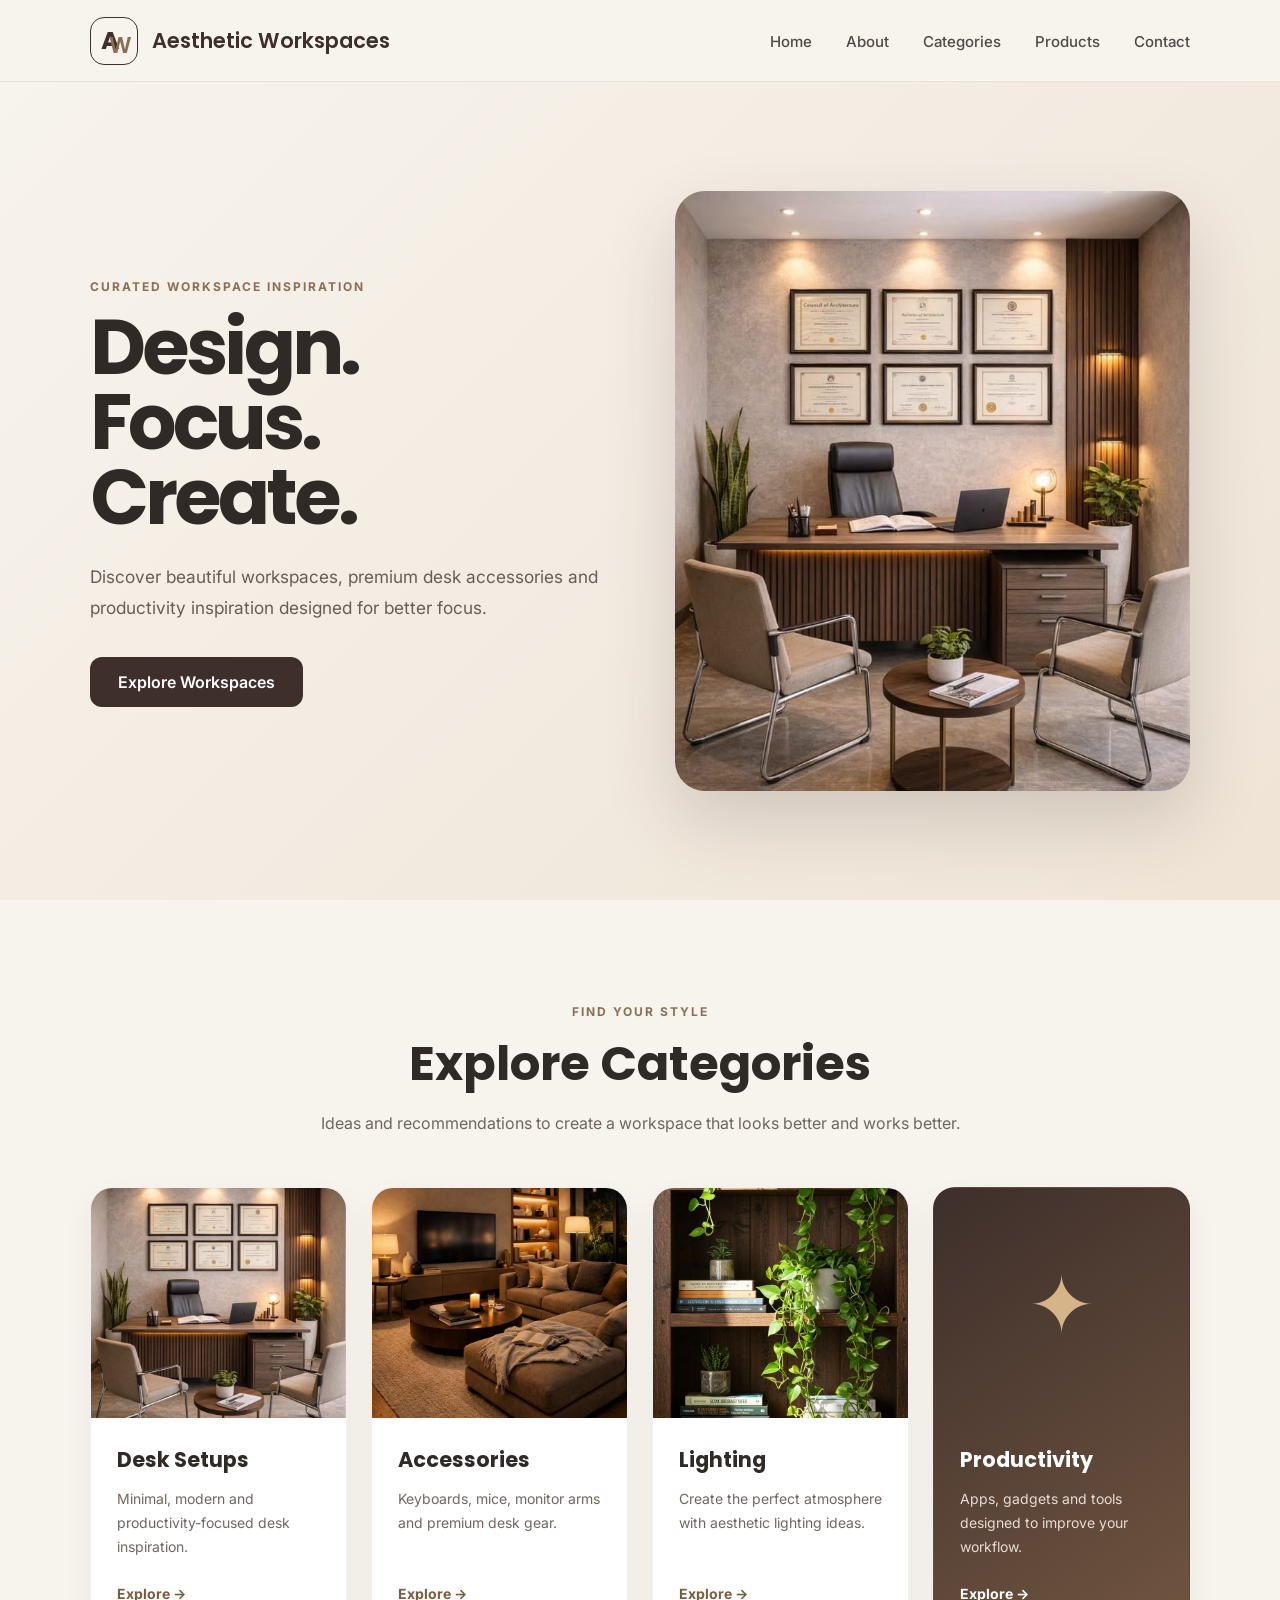
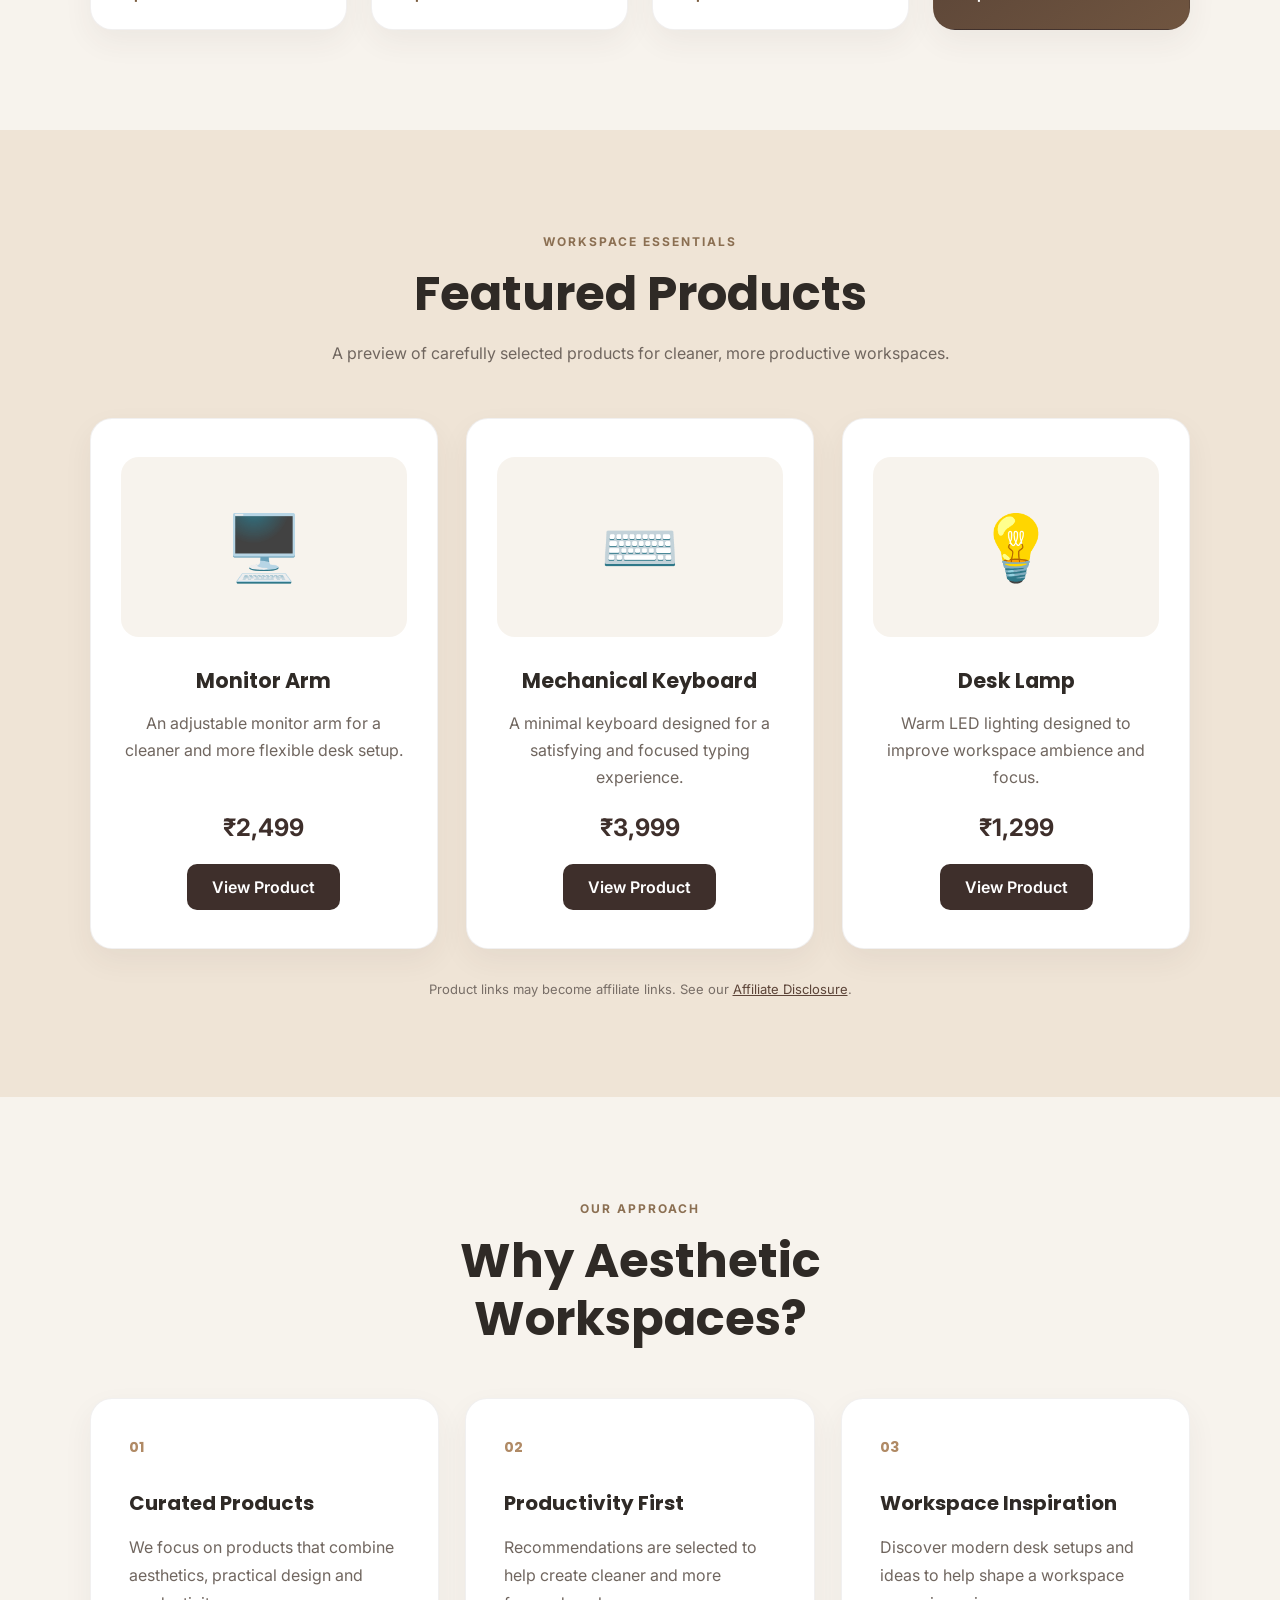
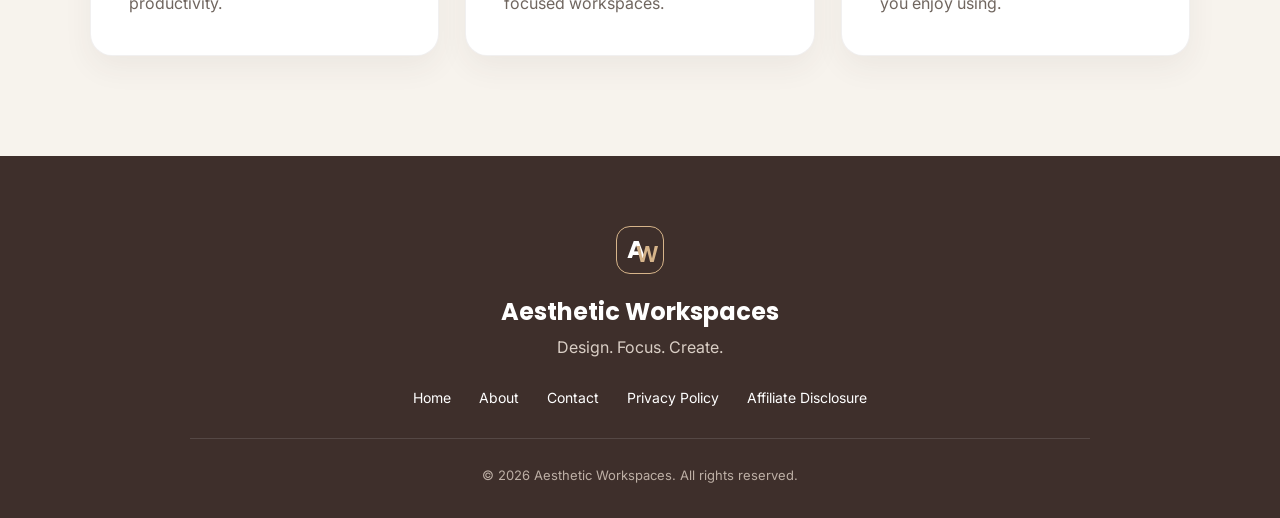
<file: index.html>
<!DOCTYPE html>
<html lang="en">

<head>
    <meta charset="UTF-8">

    <meta name="viewport" content="width=device-width, initial-scale=1.0">

    <meta name="description"
        content="Discover aesthetic workspaces, desk accessories, lighting and productivity inspiration.">

    <title>Aesthetic Workspaces | Design. Focus. Create.</title>

    <link rel="stylesheet" href="css/style.css">

    <link rel="preconnect" href="https://fonts.googleapis.com">

    <link rel="preconnect" href="https://fonts.gstatic.com" crossorigin>

    <link
        href="https://fonts.googleapis.com/css2?family=Inter:wght@400;500;600;700&family=Poppins:wght@500;600;700&display=swap"
        rel="stylesheet">
</head>

<body>

    <!-- Navigation -->

    <nav class="navbar">

        <a href="index.html" class="brand">

            <span class="brand-mark">
                <span class="brand-a">A</span>
                <span class="brand-w">W</span>
            </span>

            <span class="brand-name">
                Aesthetic Workspaces
            </span>

        </a>

        <button class="menu-toggle"
            type="button"
            aria-label="Open navigation menu"
            aria-expanded="false">

            <span></span>
            <span></span>
            <span></span>

        </button>

        <ul class="nav-links">

            <li>
                <a href="index.html">Home</a>
            </li>

            <li>
                <a href="about.html">About</a>
            </li>

            <li>
                <a href="#categories">Categories</a>
            </li>

            <li>
                <a href="#featured-products">Products</a>
            </li>

            <li>
                <a href="contact.html">Contact</a>
            </li>

        </ul>

    </nav>


    <main>

        <!-- Hero -->

        <section class="hero">

            <div class="hero-text">

                <span class="eyebrow">
                    Curated workspace inspiration
                </span>

                <h1>
                    Design.
                    <br>
                    Focus.
                    <br>
                    Create.
                </h1>

                <p>
                    Discover beautiful workspaces, premium desk accessories
                    and productivity inspiration designed for better focus.
                </p>

                <a href="#categories" class="btn">
                    Explore Workspaces
                </a>

            </div>

            <div class="hero-image">

                <img
                    src="images/office.jpeg"
                    alt="Modern aesthetic office workspace">

            </div>

        </section>


        <!-- Categories -->

        <section class="categories" id="categories">

            <div class="section-heading">

                <span class="eyebrow">
                    Find your style
                </span>

                <h2>
                    Explore Categories
                </h2>

                <p>
                    Ideas and recommendations to create a workspace
                    that looks better and works better.
                </p>

            </div>

            <div class="category-grid">

                <a href="desk-setups.html" class="category-card">

                    <img
                        src="images/office.jpeg"
                        class="category-image"
                        alt="Modern desk setup">

                    <div class="category-content">

                        <h3>
                            Desk Setups
                        </h3>

                        <p>
                            Minimal, modern and productivity-focused desk inspiration.
                        </p>

                        <span class="card-link">
                            Explore →
                        </span>

                    </div>

                </a>


                <a href="accessories.html" class="category-card">

                    <img
                        src="images/livingroom.jpeg"
                        class="category-image"
                        alt="Workspace accessories">

                    <div class="category-content">

                        <h3>
                            Accessories
                        </h3>

                        <p>
                            Keyboards, mice, monitor arms and premium desk gear.
                        </p>

                        <span class="card-link">
                            Explore →
                        </span>

                    </div>

                </a>


                <a href="lighting.html" class="category-card">

                    <img
                        src="images/Bookshelf.jpg"
                        class="category-image"
                        alt="Aesthetic workspace lighting">

                    <div class="category-content">

                        <h3>
                            Lighting
                        </h3>

                        <p>
                            Create the perfect atmosphere with aesthetic lighting ideas.
                        </p>

                        <span class="card-link">
                            Explore →
                        </span>

                    </div>

                </a>


                <a href="productivity.html" class="category-card productivity-card">

                    <div class="productivity-icon">
                        ✦
                    </div>

                    <div class="category-content">

                        <h3>
                            Productivity
                        </h3>

                        <p>
                            Apps, gadgets and tools designed to improve your workflow.
                        </p>

                        <span class="card-link">
                            Explore →
                        </span>

                    </div>

                </a>

            </div>

        </section>


        <!-- Featured Products -->

        <section
            class="featured-products"
            id="featured-products">

            <div class="section-heading">

                <span class="eyebrow">
                    Workspace essentials
                </span>

                <h2>
                    Featured Products
                </h2>

                <p>
                    A preview of carefully selected products for cleaner,
                    more productive workspaces.
                </p>

            </div>

            <div class="product-grid">

                <article class="product-card">

                    <div class="product-icon">
                        🖥️
                    </div>

                    <h3>
                        Monitor Arm
                    </h3>

                    <p>
                        An adjustable monitor arm for a cleaner and more flexible desk setup.
                    </p>

                    <div class="price">
                        ₹2,499
                    </div>

                    <a
                        href="https://www.amazon.in"
                        class="product-btn"
                        target="_blank"
                        rel="noopener noreferrer">

                        View Product

                    </a>

                </article>


                <article class="product-card">

                    <div class="product-icon">
                        ⌨️
                    </div>

                    <h3>
                        Mechanical Keyboard
                    </h3>

                    <p>
                        A minimal keyboard designed for a satisfying and focused typing experience.
                    </p>

                    <div class="price">
                        ₹3,999
                    </div>

                    <a
                        href="https://www.amazon.in"
                        class="product-btn"
                        target="_blank"
                        rel="noopener noreferrer">

                        View Product

                    </a>

                </article>


                <article class="product-card">

                    <div class="product-icon">
                        💡
                    </div>

                    <h3>
                        Desk Lamp
                    </h3>

                    <p>
                        Warm LED lighting designed to improve workspace ambience and focus.
                    </p>

                    <div class="price">
                        ₹1,299
                    </div>

                    <a
                        href="https://www.amazon.in"
                        class="product-btn"
                        target="_blank"
                        rel="noopener noreferrer">

                        View Product

                    </a>

                </article>

            </div>

            <p class="affiliate-note">
                Product links may become affiliate links. See our
                <a href="affiliate.html">Affiliate Disclosure</a>.
            </p>

        </section>


        <!-- Why Us -->

        <section class="why-us">

            <div class="section-heading">

                <span class="eyebrow">
                    Our approach
                </span>

                <h2>
                    Why Aesthetic Workspaces?
                </h2>

            </div>

            <div class="why-grid">

                <article class="why-card">

                    <span class="why-number">
                        01
                    </span>

                    <h3>
                        Curated Products
                    </h3>

                    <p>
                        We focus on products that combine aesthetics,
                        practical design and productivity.
                    </p>

                </article>


                <article class="why-card">

                    <span class="why-number">
                        02
                    </span>

                    <h3>
                        Productivity First
                    </h3>

                    <p>
                        Recommendations are selected to help create
                        cleaner and more focused workspaces.
                    </p>

                </article>


                <article class="why-card">

                    <span class="why-number">
                        03
                    </span>

                    <h3>
                        Workspace Inspiration
                    </h3>

                    <p>
                        Discover modern desk setups and ideas to help
                        shape a workspace you enjoy using.
                    </p>

                </article>

            </div>

        </section>

    </main>


    <!-- Footer -->

    <footer class="footer">

        <div class="footer-content">

            <a href="index.html" class="footer-brand">

                <span class="brand-mark footer-mark">

                    <span class="brand-a">A</span>
                    <span class="brand-w">W</span>

                </span>

            </a>

            <h2>
                Aesthetic Workspaces
            </h2>

            <p class="footer-tagline">
                Design. Focus. Create.
            </p>

            <div class="footer-links">

                <a href="index.html">Home</a>

                <a href="about.html">About</a>

                <a href="contact.html">Contact</a>

                <a href="privacy.html">Privacy Policy</a>

                <a href="affiliate.html">Affiliate Disclosure</a>

            </div>

            <p class="copyright">
                © 2026 Aesthetic Workspaces. All rights reserved.
            </p>

        </div>

    </footer>


    <script src="js/script.js"></script>

</body>

</html>
</file>
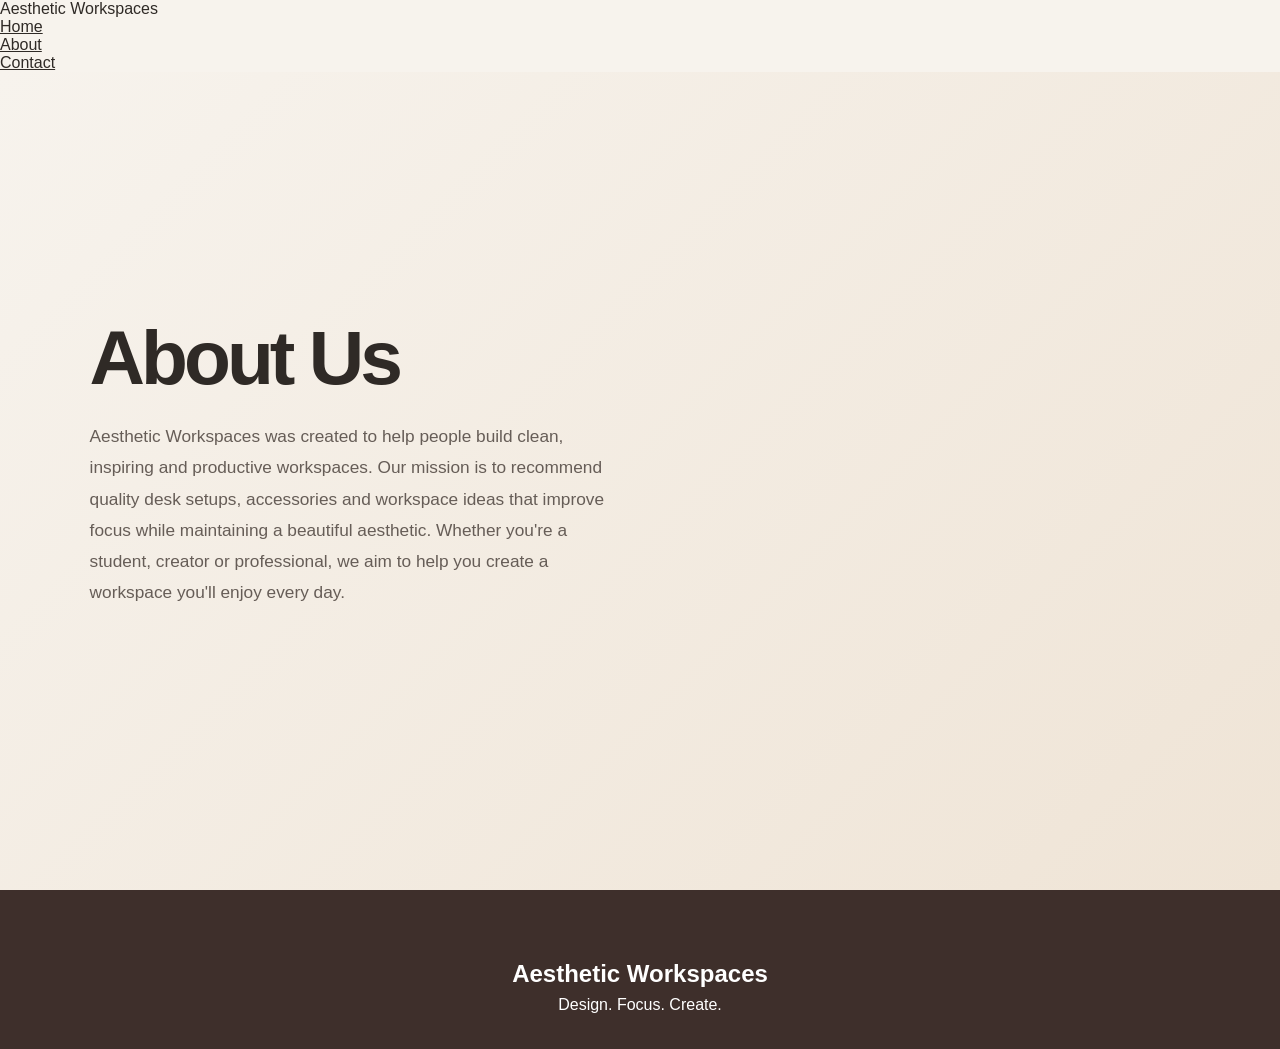
<file: about.html>
<!DOCTYPE html>
<html lang="en">
<head>
<meta charset="UTF-8">
<meta name="viewport" content="width=device-width, initial-scale=1.0">

<title>About | Aesthetic Workspaces</title>

<link rel="stylesheet" href="css/style.css">
</head>

<body>

<nav>

<div class="logo">
Aesthetic Workspaces
</div>

<ul>
<li><a href="index.html">Home</a></li>
<li><a href="about.html">About</a></li>
<li><a href="contact.html">Contact</a></li>
</ul>

</nav>

<section class="hero">

<div class="hero-text">

<h1>About Us</h1>

<p>

Aesthetic Workspaces was created to help people build clean, inspiring and productive workspaces.

Our mission is to recommend quality desk setups, accessories and workspace ideas that improve focus while maintaining a beautiful aesthetic.

Whether you're a student, creator or professional, we aim to help you create a workspace you'll enjoy every day.

</p>

</div>

</section>

<footer class="footer">

<div class="footer-content">

<h2>Aesthetic Workspaces</h2>

<p>Design. Focus. Create.</p>

</div>

</footer>

</body>

</html>
</file>
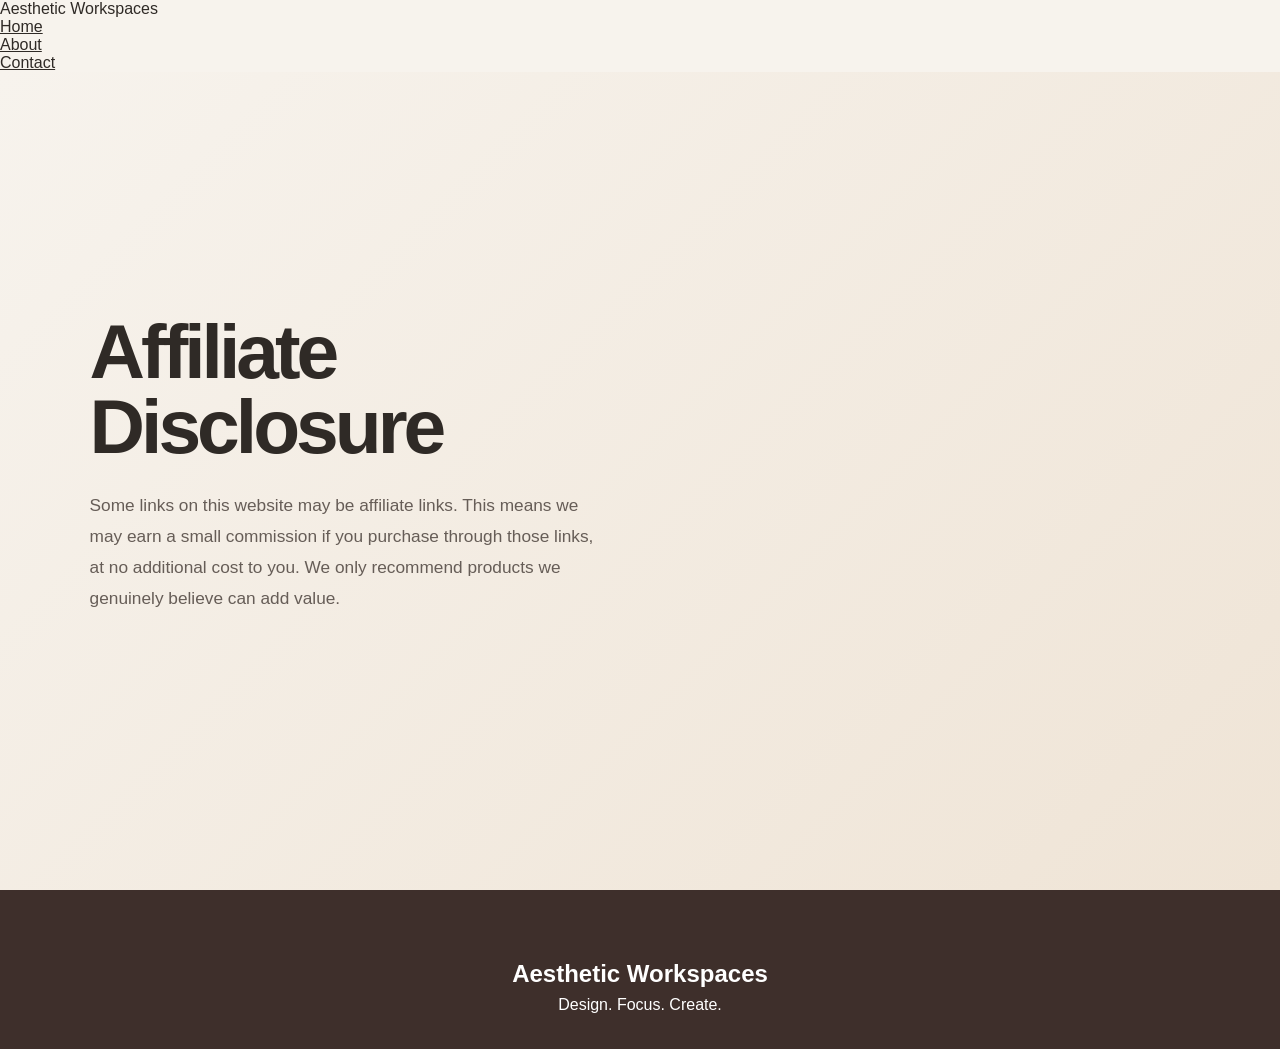
<file: affiliate.html>
<!DOCTYPE html>
<html lang="en">
<head>

<meta charset="UTF-8">
<meta name="viewport" content="width=device-width, initial-scale=1.0">

<title>Affiliate Disclosure | Aesthetic Workspaces</title>

<link rel="stylesheet" href="css/style.css">

</head>

<body>

<nav>

<div class="logo">Aesthetic Workspaces</div>

<ul>

<li><a href="index.html">Home</a></li>

<li><a href="about.html">About</a></li>

<li><a href="contact.html">Contact</a></li>

</ul>

</nav>

<section class="hero">

<div class="hero-text">

<h1>Affiliate Disclosure</h1>

<p>

Some links on this website may be affiliate links.

This means we may earn a small commission if you purchase through those links, at no additional cost to you.

We only recommend products we genuinely believe can add value.

</p>

</div>

</section>

<footer class="footer">

<div class="footer-content">

<h2>Aesthetic Workspaces</h2>

<p>Design. Focus. Create.</p>

</div>

</footer>

</body>

</html>
</file>
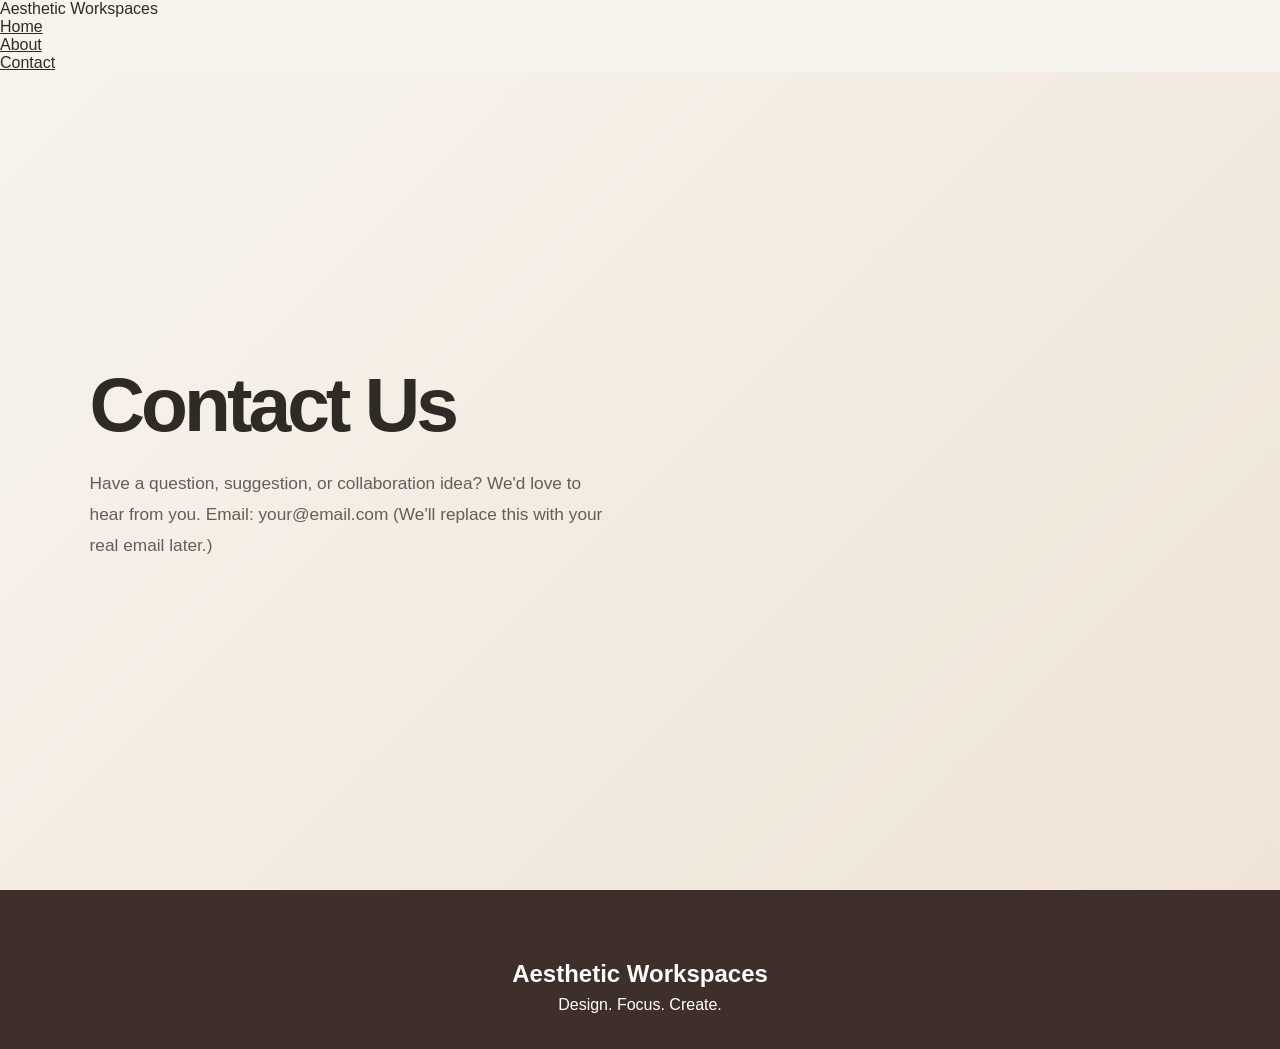
<file: contact.html>
<!DOCTYPE html>
<html lang="en">
<head>
<meta charset="UTF-8">
<meta name="viewport" content="width=device-width, initial-scale=1.0">

<title>Contact | Aesthetic Workspaces</title>

<link rel="stylesheet" href="css/style.css">
</head>

<body>

<nav>
<div class="logo">Aesthetic Workspaces</div>

<ul>
<li><a href="index.html">Home</a></li>
<li><a href="about.html">About</a></li>
<li><a href="contact.html">Contact</a></li>
</ul>

</nav>

<section class="hero">

<div class="hero-text">

<h1>Contact Us</h1>

<p>

Have a question, suggestion, or collaboration idea?

We'd love to hear from you.

Email:
your@email.com

(We'll replace this with your real email later.)

</p>

</div>

</section>

<footer class="footer">

<div class="footer-content">

<h2>Aesthetic Workspaces</h2>

<p>Design. Focus. Create.</p>

</div>

</footer>

</body>
</html>
</file>
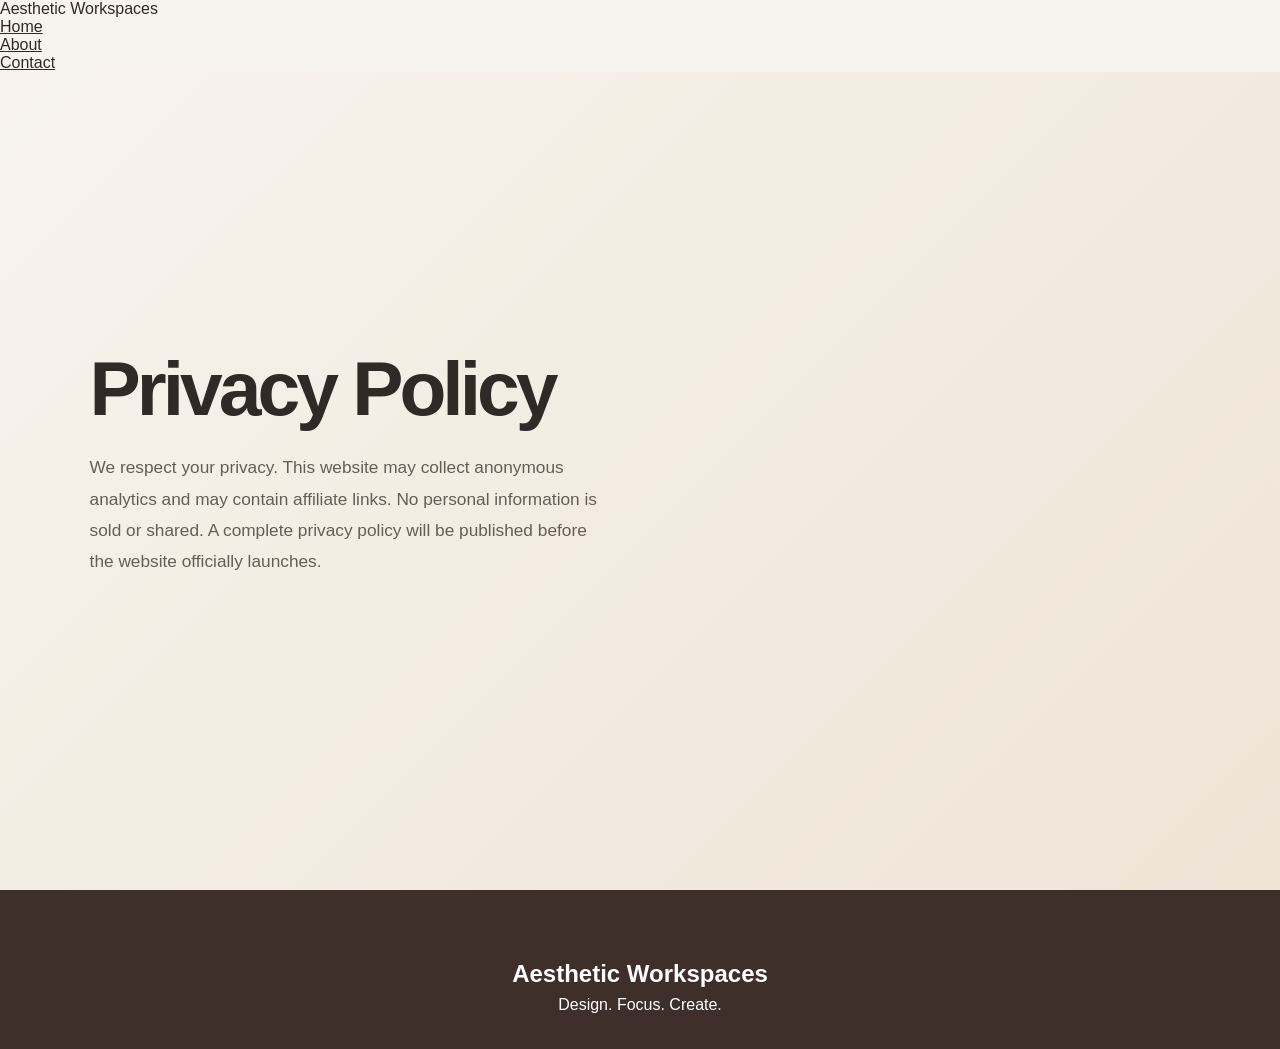
<file: privacy.html>
<!DOCTYPE html>
<html lang="en">
<head>

<meta charset="UTF-8">
<meta name="viewport" content="width=device-width, initial-scale=1.0">

<title>Privacy Policy | Aesthetic Workspaces</title>

<link rel="stylesheet" href="css/style.css">

</head>

<body>

<nav>

<div class="logo">Aesthetic Workspaces</div>

<ul>

<li><a href="index.html">Home</a></li>

<li><a href="about.html">About</a></li>

<li><a href="contact.html">Contact</a></li>

</ul>

</nav>

<section class="hero">

<div class="hero-text">

<h1>Privacy Policy</h1>

<p>

We respect your privacy.

This website may collect anonymous analytics and may contain affiliate links.

No personal information is sold or shared.

A complete privacy policy will be published before the website officially launches.

</p>

</div>

</section>

<footer class="footer">

<div class="footer-content">

<h2>Aesthetic Workspaces</h2>

<p>Design. Focus. Create.</p>

</div>

</footer>

</body>

</html>
</file>
<file: css/style.css>
/* =========================
   GLOBAL
========================= */

*{
    margin:0;
    padding:0;
    box-sizing:border-box;
}

html{
    scroll-behavior:smooth;
}

body{
    width:100%;
    overflow-x:hidden;
    font-family:'Inter',sans-serif;
    background:#F7F3ED;
    color:#2F2A26;
}

a{
    color:inherit;
}

img{
    display:block;
    max-width:100%;
}


/* =========================
   NAVIGATION
========================= */

.navbar{
    width:100%;
    min-height:82px;
    padding:16px 7%;
    display:flex;
    align-items:center;
    justify-content:space-between;
    background:rgba(247,243,237,.94);
    backdrop-filter:blur(14px);
    position:sticky;
    top:0;
    z-index:1000;
    border-bottom:1px solid rgba(62,47,43,.08);
}

.brand{
    display:flex;
    align-items:center;
    gap:14px;
    text-decoration:none;
}

.brand-mark{
    width:48px;
    height:48px;
    position:relative;
    display:inline-flex;
    align-items:center;
    justify-content:center;
    border:1px solid #3E2F2B;
    border-radius:14px;
    font-family:'Poppins',sans-serif;
    color:#3E2F2B;
}

.brand-a{
    font-size:25px;
    font-weight:700;
    transform:translateX(-4px);
}

.brand-w{
    position:absolute;
    font-size:22px;
    font-weight:600;
    transform:translate(7px,5px);
    color:#8B6F52;
}

.brand-name{
    font-family:'Poppins',sans-serif;
    font-size:21px;
    font-weight:600;
    color:#3E2F2B;
}

.nav-links{
    display:flex;
    align-items:center;
    gap:34px;
    list-style:none;
}

.nav-links a{
    text-decoration:none;
    color:#514943;
    font-size:15px;
    font-weight:500;
    transition:.3s ease;
}

.nav-links a:hover{
    color:#8B6F52;
}

.menu-toggle{
    display:none;
    width:44px;
    height:44px;
    border:0;
    background:transparent;
    cursor:pointer;
}

.menu-toggle span{
    display:block;
    width:24px;
    height:2px;
    margin:5px auto;
    background:#3E2F2B;
    transition:.3s ease;
}


/* =========================
   COMMON
========================= */

.eyebrow{
    display:inline-block;
    margin-bottom:16px;
    color:#8B6F52;
    font-size:12px;
    font-weight:700;
    letter-spacing:2px;
    text-transform:uppercase;
}

.section-heading{
    max-width:680px;
    margin:0 auto 50px;
    text-align:center;
}

.section-heading h2{
    margin-bottom:16px;
    font-family:'Poppins',sans-serif;
    font-size:clamp(2rem,4vw,3rem);
    line-height:1.2;
    color:#2F2A26;
}

.section-heading p{
    color:#70665F;
    line-height:1.8;
}


/* =========================
   HERO
========================= */

.hero{
    min-height:calc(100vh - 82px);
    padding:70px 7%;
    display:grid;
    grid-template-columns:minmax(0,1fr) minmax(0,1fr);
    align-items:center;
    gap:70px;
    background:linear-gradient(135deg,#F7F3ED 0%,#EFE4D6 100%);
}

.hero-text{
    max-width:610px;
}

.hero-text h1{
    margin-bottom:26px;
    font-family:'Poppins',sans-serif;
    font-size:clamp(3.5rem,6vw,6.5rem);
    font-weight:700;
    line-height:.98;
    letter-spacing:-4px;
    color:#2F2A26;
}

.hero-text p{
    max-width:560px;
    margin-bottom:34px;
    color:#665D57;
    font-size:1.08rem;
    line-height:1.8;
}

.btn{
    display:inline-flex;
    align-items:center;
    justify-content:center;
    padding:15px 28px;
    background:#3E2F2B;
    color:#fff;
    border-radius:12px;
    text-decoration:none;
    font-weight:600;
    transition:.3s ease;
}

.btn:hover{
    background:#5C4438;
    transform:translateY(-3px);
    box-shadow:0 14px 30px rgba(62,47,43,.18);
}

.hero-image{
    min-width:0;
}

.hero-image img{
    width:100%;
    height:600px;
    object-fit:cover;
    border-radius:30px;
    box-shadow:0 30px 70px rgba(62,47,43,.18);
    transition:.4s ease;
}

.hero-image img:hover{
    transform:translateY(-5px);
}


/* =========================
   CATEGORIES
========================= */

.categories{
    padding:100px 7%;
    background:#F7F3ED;
}

.category-grid{
    display:grid;
    grid-template-columns:repeat(4,minmax(0,1fr));
    gap:24px;
}

.category-card{
    min-width:0;
    overflow:hidden;
    background:#fff;
    border:1px solid rgba(62,47,43,.07);
    border-radius:22px;
    text-decoration:none;
    box-shadow:0 12px 30px rgba(62,47,43,.06);
    transition:.35s ease;
}

.category-card:hover{
    transform:translateY(-8px);
    box-shadow:0 24px 50px rgba(62,47,43,.12);
}

.category-image{
    width:100%;
    height:230px;
    object-fit:cover;
}

.category-content{
    padding:26px;
}

.category-content h3{
    margin-bottom:12px;
    font-family:'Poppins',sans-serif;
    font-size:1.3rem;
    color:#2F2A26;
}

.category-content p{
    min-height:76px;
    margin-bottom:20px;
    color:#70665F;
    font-size:14px;
    line-height:1.7;
}

.card-link{
    color:#7A5C3E;
    font-size:14px;
    font-weight:700;
}

.productivity-card{
    min-height:100%;
    display:flex;
    flex-direction:column;
    justify-content:flex-end;
    background:linear-gradient(145deg,#3E2F2B,#705540);
    color:#fff;
}

.productivity-icon{
    min-height:230px;
    display:flex;
    align-items:center;
    justify-content:center;
    font-size:80px;
    color:#D6B48A;
}

.productivity-card .category-content h3,
.productivity-card .card-link{
    color:#fff;
}

.productivity-card .category-content p{
    color:#E7DDD4;
}


/* =========================
   PRODUCTS
========================= */

.featured-products{
    padding:100px 7%;
    background:#EFE4D6;
}

.product-grid{
    max-width:1180px;
    margin:auto;
    display:grid;
    grid-template-columns:repeat(3,minmax(0,1fr));
    gap:28px;
}

.product-card{
    padding:38px 30px;
    display:flex;
    flex-direction:column;
    align-items:center;
    text-align:center;
    background:#fff;
    border:1px solid rgba(62,47,43,.07);
    border-radius:22px;
    box-shadow:0 12px 30px rgba(62,47,43,.06);
    transition:.35s ease;
}

.product-card:hover{
    transform:translateY(-8px);
    box-shadow:0 24px 50px rgba(62,47,43,.12);
}

.product-icon{
    width:100%;
    height:180px;
    margin-bottom:28px;
    display:flex;
    align-items:center;
    justify-content:center;
    background:#F7F3ED;
    border-radius:18px;
    font-size:64px;
}

.product-card h3{
    margin-bottom:14px;
    font-family:'Poppins',sans-serif;
    font-size:1.3rem;
}

.product-card p{
    flex-grow:1;
    margin-bottom:22px;
    color:#70665F;
    line-height:1.7;
}

.price{
    margin-bottom:22px;
    color:#3E2F2B;
    font-size:1.5rem;
    font-weight:700;
}

.product-btn{
    display:inline-flex;
    justify-content:center;
    padding:13px 25px;
    background:#3E2F2B;
    color:#fff;
    border-radius:10px;
    text-decoration:none;
    font-weight:600;
    transition:.3s ease;
}

.product-btn:hover{
    background:#5C4438;
    transform:translateY(-2px);
}

.affiliate-note{
    margin-top:32px;
    text-align:center;
    color:#786E67;
    font-size:13px;
}

.affiliate-note a{
    color:#5C4438;
}


/* =========================
   WHY US
========================= */

.why-us{
    padding:100px 7%;
    background:#F7F3ED;
}

.why-grid{
    max-width:1180px;
    margin:auto;
    display:grid;
    grid-template-columns:repeat(3,minmax(0,1fr));
    gap:26px;
}

.why-card{
    padding:38px;
    background:#fff;
    border:1px solid rgba(62,47,43,.07);
    border-radius:22px;
    box-shadow:0 12px 30px rgba(62,47,43,.06);
    transition:.35s ease;
}

.why-card:hover{
    transform:translateY(-7px);
}

.why-number{
    display:block;
    margin-bottom:30px;
    color:#B08A65;
    font-family:'Poppins',sans-serif;
    font-size:14px;
    font-weight:700;
}

.why-card h3{
    margin-bottom:15px;
    color:#2F2A26;
    font-family:'Poppins',sans-serif;
    font-size:1.25rem;
}

.why-card p{
    color:#70665F;
    line-height:1.75;
}


/* =========================
   FOOTER
========================= */

.footer{
    padding:70px 7% 35px;
    background:#3E2F2B;
    color:#fff;
    text-align:center;
}

.footer-content{
    max-width:900px;
    margin:auto;
}

.footer-brand{
    display:inline-block;
    margin-bottom:20px;
    text-decoration:none;
}

.footer-mark{
    border-color:#D6B48A;
    color:#fff;
}

.footer-mark .brand-w{
    color:#D6B48A;
}

.footer h2{
    margin-bottom:8px;
    font-family:'Poppins',sans-serif;
}

.footer-tagline{
    color:#D9CEC5;
}

.footer-links{
    margin:32px 0;
    display:flex;
    justify-content:center;
    flex-wrap:wrap;
    gap:12px 28px;
}

.footer-links a{
    color:#fff;
    text-decoration:none;
    font-size:14px;
    transition:.3s ease;
}

.footer-links a:hover{
    color:#D6B48A;
}

.copyright{
    padding-top:28px;
    border-top:1px solid rgba(255,255,255,.12);
    color:#BDAFA5;
    font-size:13px;
}


/* =========================
   TABLET
========================= */

@media (max-width:1000px){

    .navbar{
        padding-left:5%;
        padding-right:5%;
    }

    .brand-name{
        font-size:18px;
    }

    .nav-links{
        gap:20px;
    }

    .hero{
        padding-left:5%;
        padding-right:5%;
        gap:40px;
    }

    .hero-image img{
        height:500px;
    }

    .category-grid{
        grid-template-columns:repeat(2,minmax(0,1fr));
    }

}


/* =========================
   MOBILE
========================= */

@media (max-width:768px){

    .navbar{
        min-height:72px;
        padding:12px 5%;
    }

    .brand{
        gap:10px;
    }

    .brand-mark{
        width:42px;
        height:42px;
        border-radius:12px;
    }

    .brand-a{
        font-size:22px;
    }

    .brand-w{
        font-size:19px;
    }

    .brand-name{
        max-width:150px;
        font-size:15px;
        line-height:1.2;
    }

    .menu-toggle{
        display:block;
    }

    .nav-links{
        position:absolute;
        top:100%;
        left:0;
        width:100%;
        padding:10px 5% 22px;
        display:none;
        flex-direction:column;
        align-items:flex-start;
        gap:0;
        background:#F7F3ED;
        border-bottom:1px solid rgba(62,47,43,.08);
        box-shadow:0 15px 25px rgba(62,47,43,.08);
    }

    .nav-links.active{
        display:flex;
    }

    .nav-links li{
        width:100%;
    }

    .nav-links a{
        display:block;
        width:100%;
        padding:14px 0;
    }

    .menu-toggle.active span:nth-child(1){
        transform:translateY(7px) rotate(45deg);
    }

    .menu-toggle.active span:nth-child(2){
        opacity:0;
    }

    .menu-toggle.active span:nth-child(3){
        transform:translateY(-7px) rotate(-45deg);
    }

    .hero{
        min-height:auto;
        padding:60px 5% 70px;
        grid-template-columns:1fr;
        gap:45px;
    }

    .hero-text{
        max-width:100%;
        text-align:left;
    }

    .hero-text h1{
        font-size:clamp(3.3rem,17vw,5rem);
        letter-spacing:-3px;
    }

    .hero-text p{
        font-size:1rem;
    }

    .hero-image img{
        height:420px;
        border-radius:22px;
    }

    .categories,
    .featured-products,
    .why-us{
        padding:75px 5%;
    }

    .section-heading{
        margin-bottom:38px;
    }

    .section-heading h2{
        font-size:2rem;
    }

    .category-grid,
    .product-grid,
    .why-grid{
        grid-template-columns:1fr;
    }

    .category-image,
    .productivity-icon{
        height:220px;
        min-height:220px;
    }

    .category-content p{
        min-height:auto;
    }

    .product-card{
        padding:28px 22px;
    }

    .product-icon{
        height:150px;
    }

    .why-card{
        padding:30px;
    }

    .footer{
        padding:60px 5% 30px;
    }

}


/* =========================
   SMALL MOBILE
========================= */

@media (max-width:390px){

    .brand-name{
        max-width:125px;
        font-size:14px;
    }

    .hero-text h1{
        font-size:3.2rem;
    }

    .hero-image img{
        height:360px;
    }

}
</file>
